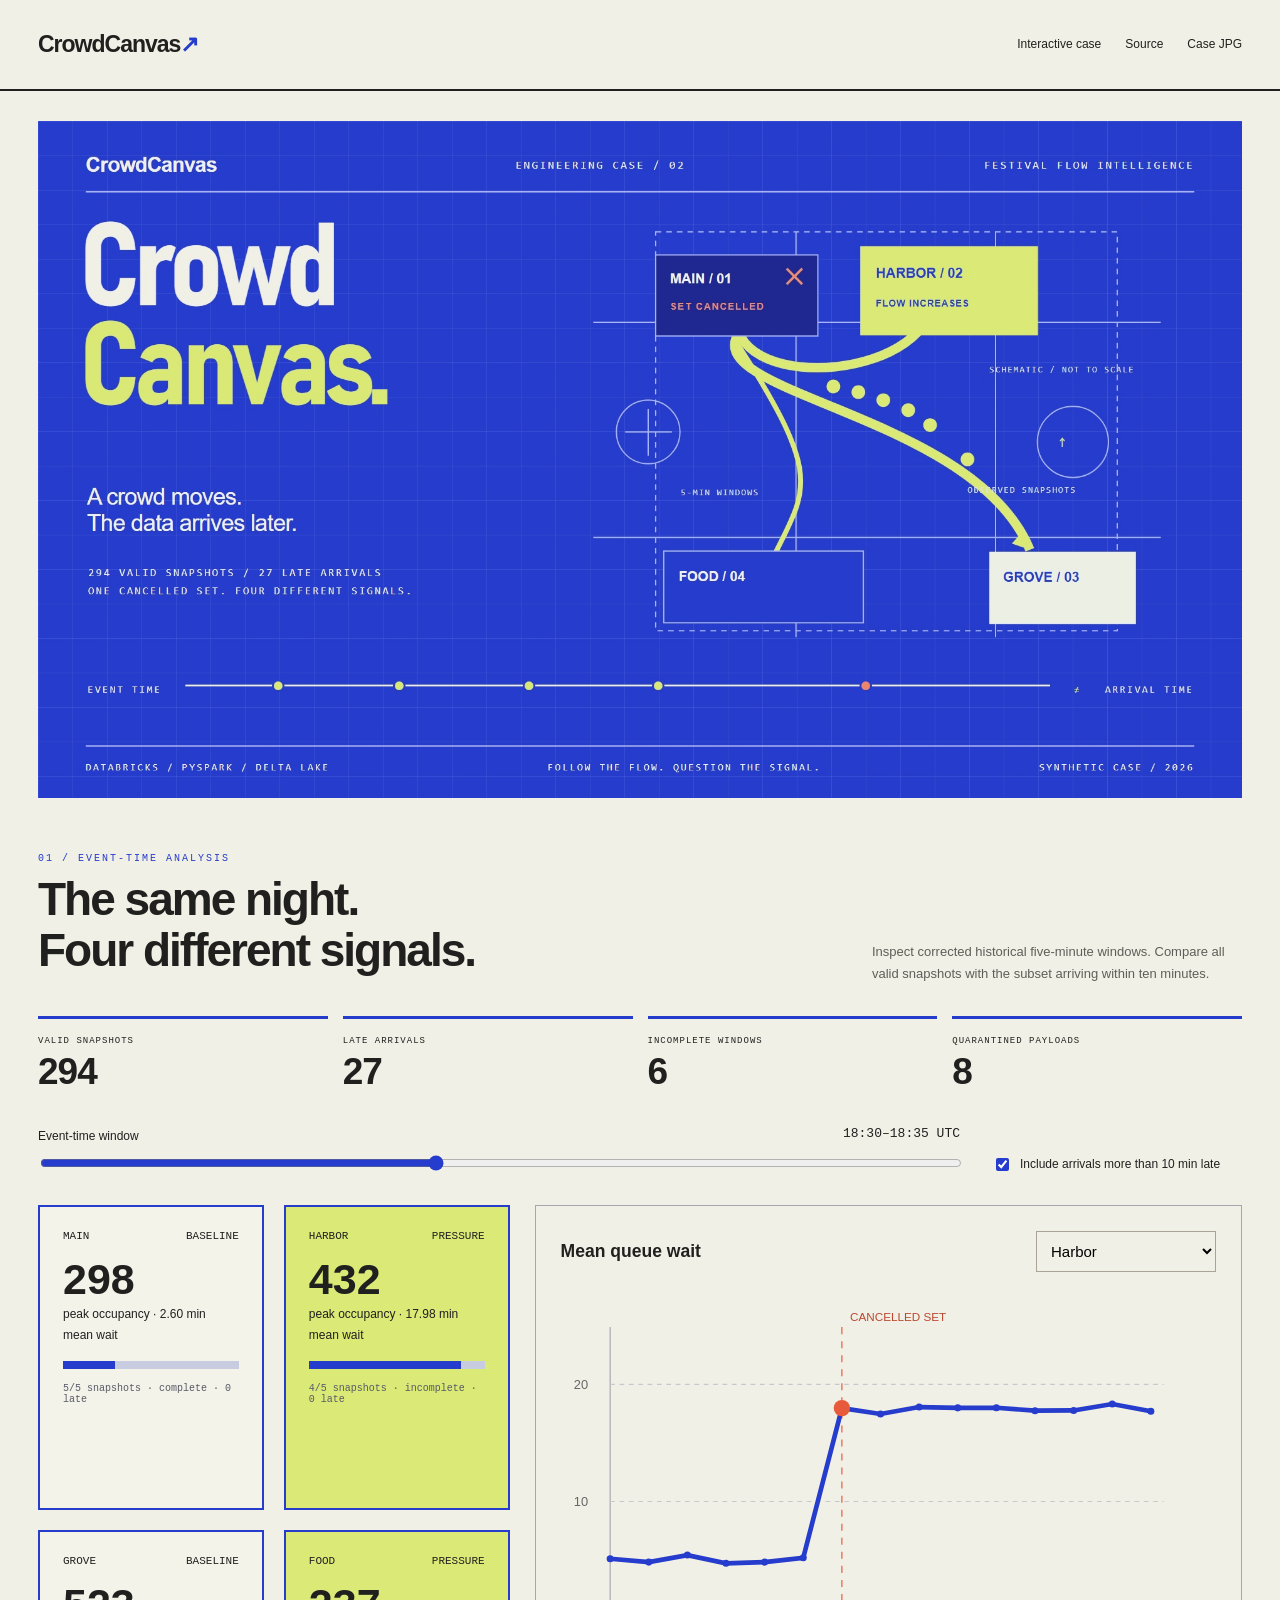
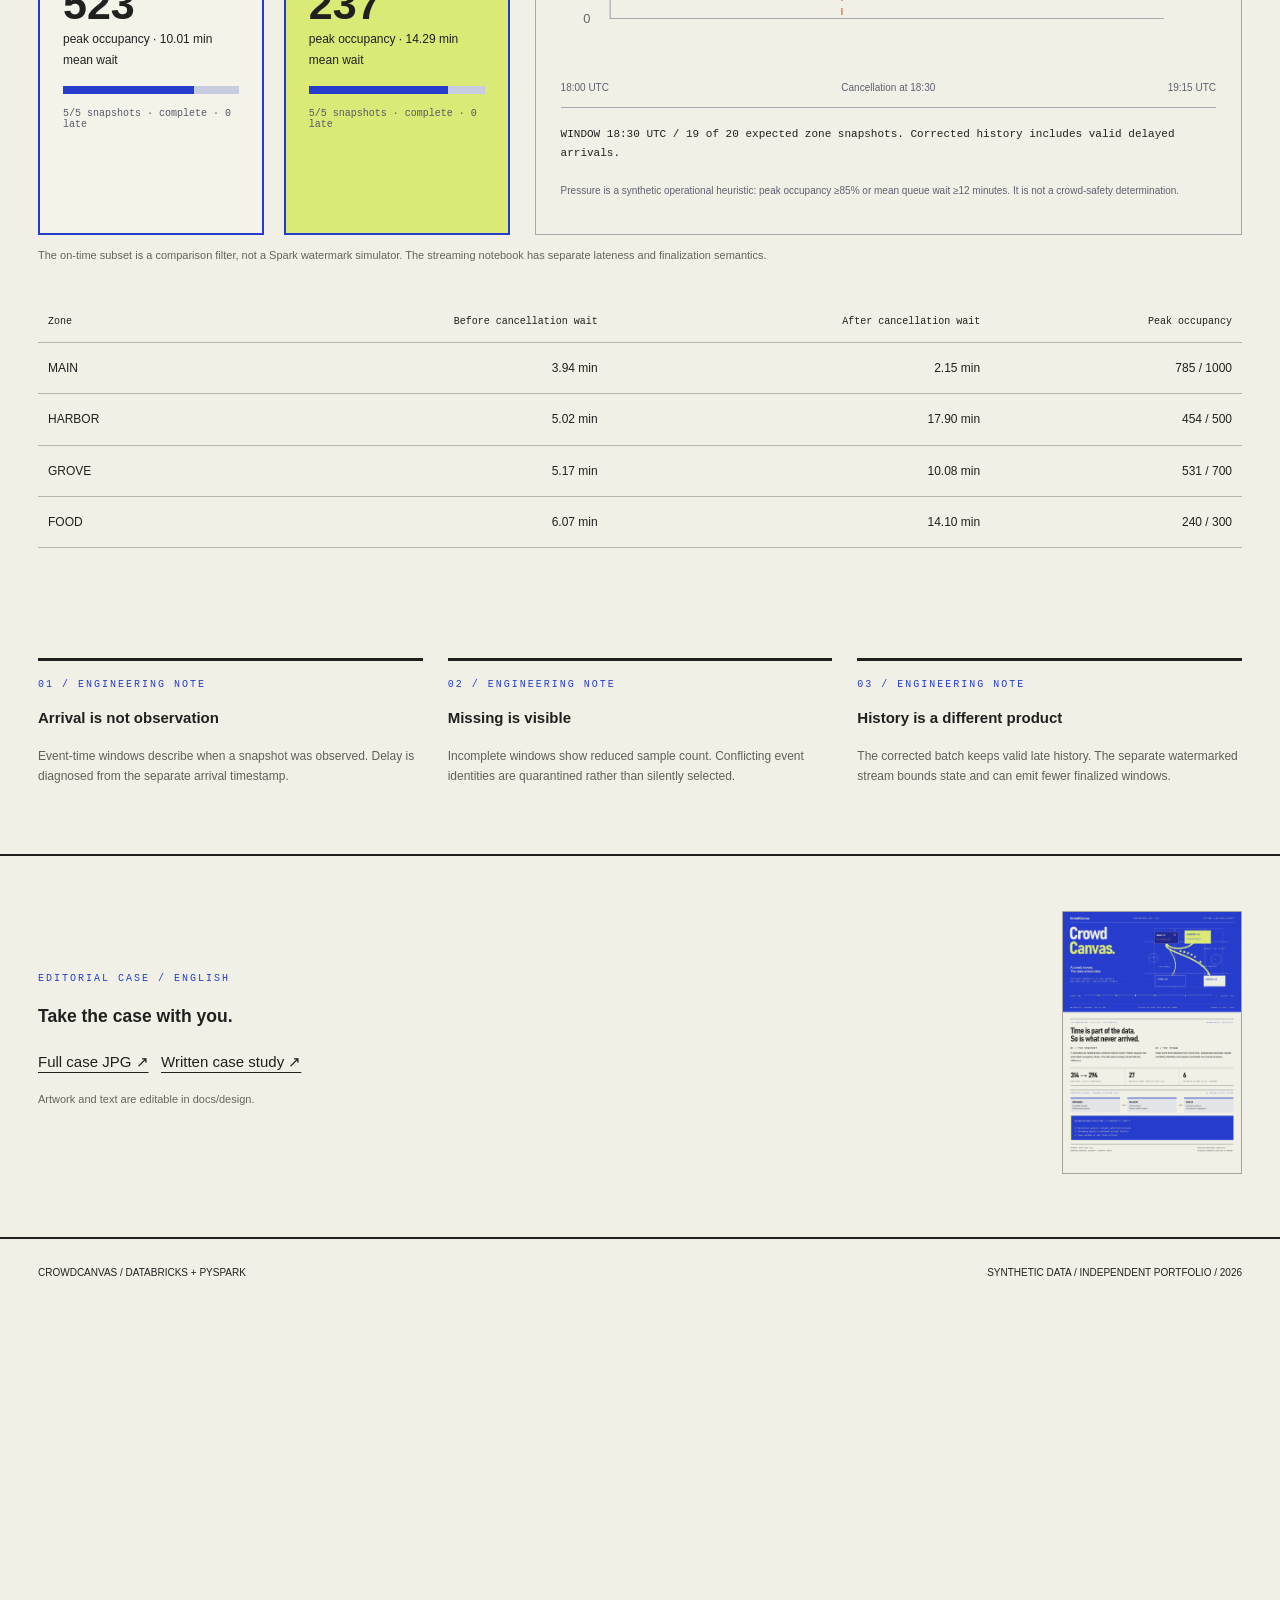
<file: docs/index.html>
<!doctype html><html lang="en"><head><meta charset="utf-8"><meta name="viewport" content="width=device-width,initial-scale=1"><meta http-equiv="refresh" content="0; url=demo/index.html"><title>Festival Portfolio</title></head><body><a href="demo/index.html">Open the interactive demo</a></body></html>
</file>
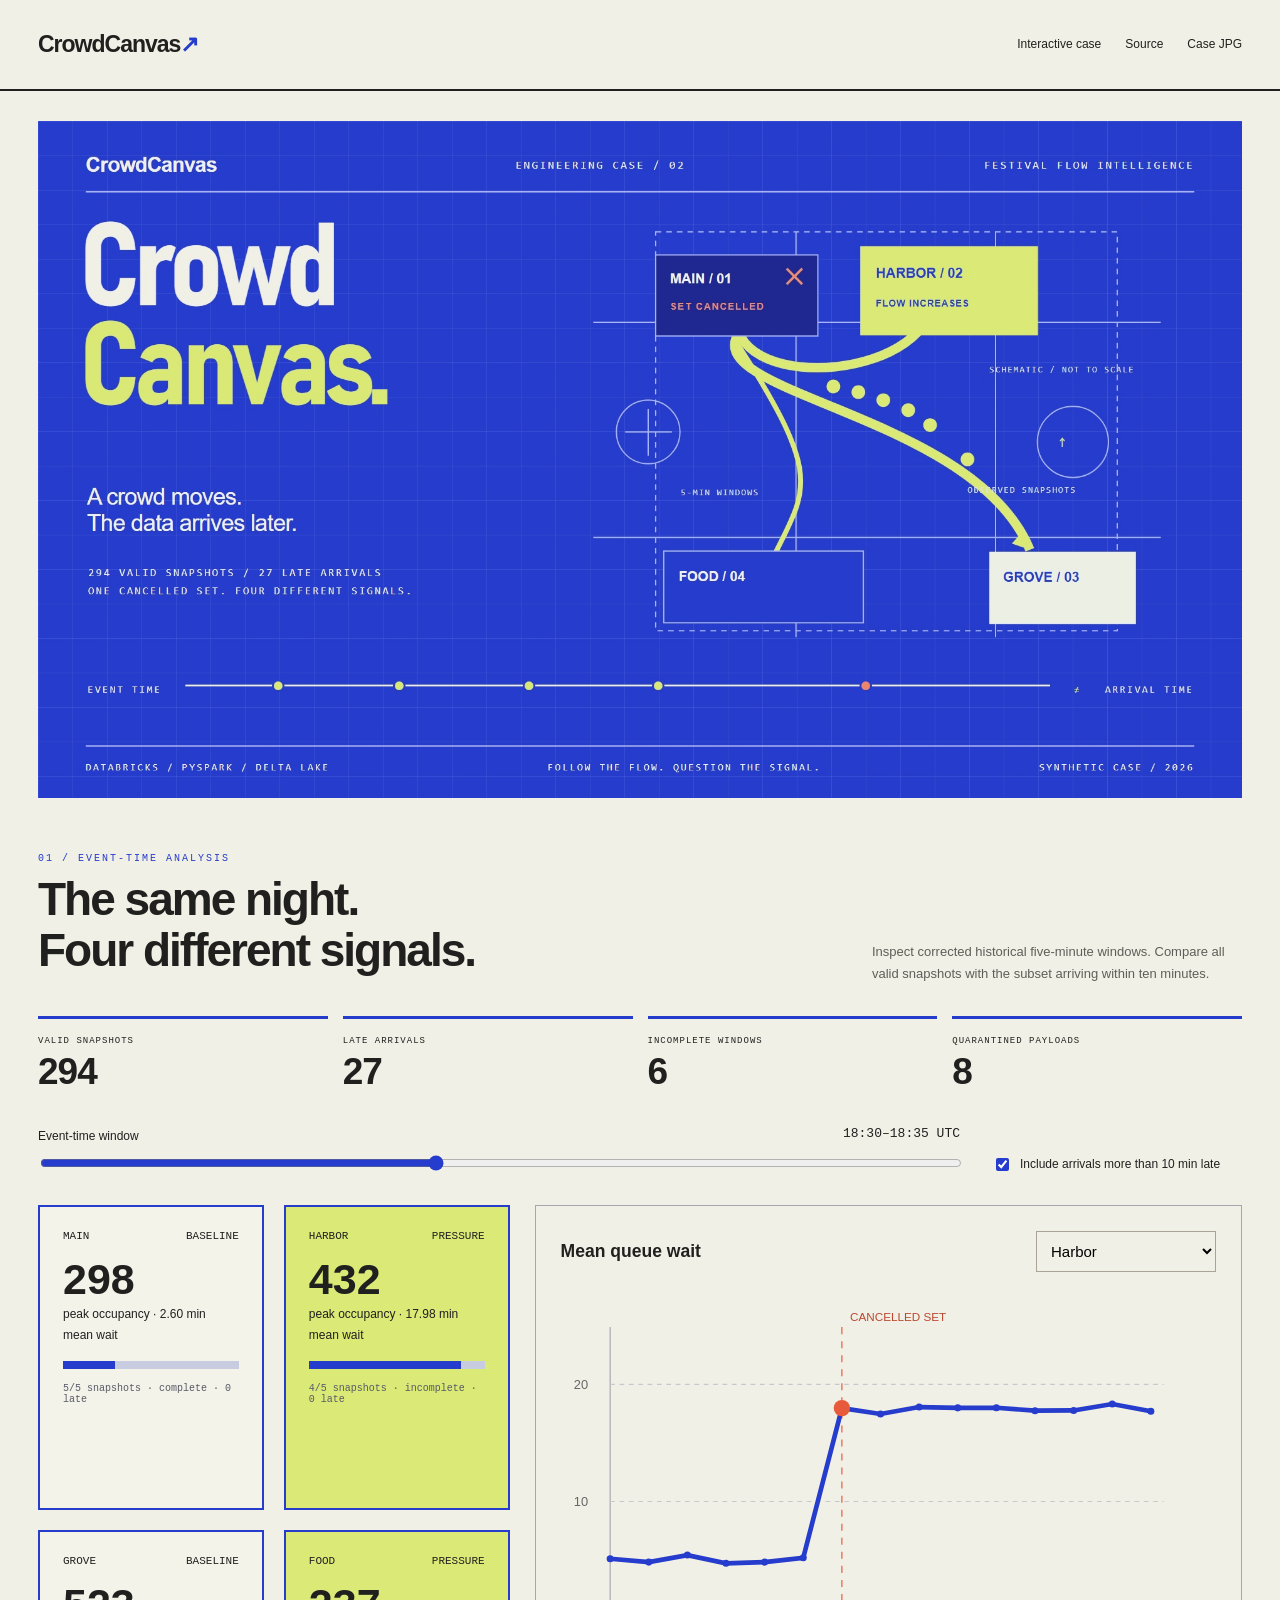
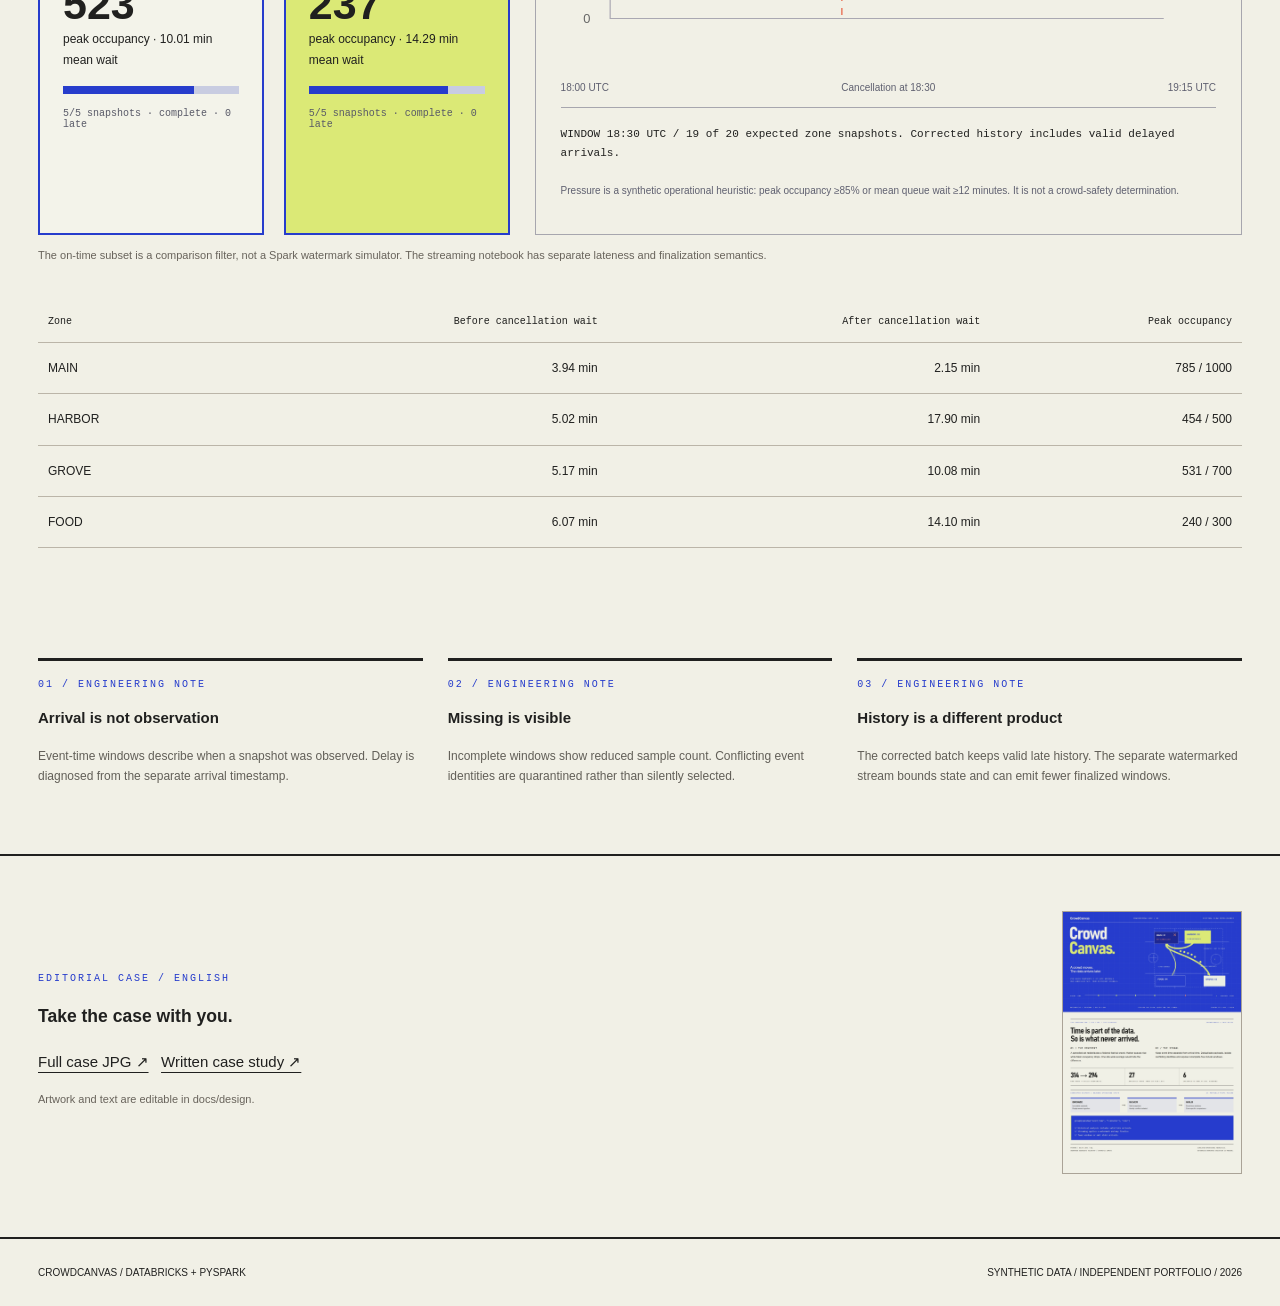
<file: docs/demo/index.html>
<!doctype html><html lang="en"><head><meta charset="utf-8"><meta name="viewport" content="width=device-width,initial-scale=1"><title>CrowdCanvas — Interactive Case</title><link rel="stylesheet" href="styles.css"></head><body class="crowd-page"><header class="nav"><a class="brand" href="#home">CrowdCanvas<span style="color:#263ccc">↗</span></a><nav aria-label="Navigation"><a href="#lab">Interactive case</a><a href="../../README.md">Source</a><a href="../images/case-board.jpg">Case JPG</a></nav></header><main><section id="home" class="hero"><img src="../images/cover.jpg" alt="CrowdCanvas editorial case cover featuring a schematic festival flow map"></section><section id="lab" class="section"><div class="heading"><div><div class="eyebrow">01 / EVENT-TIME ANALYSIS</div><h1>The same night.<br>Four different signals.</h1></div><p>Inspect corrected historical five-minute windows. Compare all valid snapshots with the subset arriving within ten minutes.</p></div><div class="metrics" id="metrics"></div><div class="controls-wide"><div><label for="window">Event-time window <output id="window-value">18:00–18:05 UTC</output></label><input type="range" id="window" min="0" max="14" value="6"></div><div class="check"><input type="checkbox" id="include-late" checked><label for="include-late">Include arrivals more than 10 min late</label></div></div><div class="columns"><div class="zone-grid" id="zone-grid"></div><article class="chart"><div class="request-head"><h3>Mean queue wait</h3><select id="chart-zone" aria-label="Chart zone"><option value="HARBOR">Harbor</option><option value="MAIN">Main</option><option value="GROVE">Grove</option><option value="FOOD">Food</option></select></div><svg id="wait-chart" viewBox="0 0 560 330" role="img" aria-label="Queue wait by five-minute event-time window"></svg><div class="legend"><span>18:00 UTC</span><span>Cancellation at 18:30</span><span>19:15 UTC</span></div><p id="window-quality" class="quality-summary"></p><p class="pressure-note">Pressure is a synthetic operational heuristic: peak occupancy ≥85% or mean queue wait ≥12 minutes. It is not a crowd-safety determination.</p></article></div><p class="muted">The on-time subset is a comparison filter, not a Spark watermark simulator. The streaming notebook has separate lateness and finalization semantics.</p><div class="table-wrap"><table><thead><tr><th scope="col">Zone</th><th scope="col">Before cancellation wait</th><th scope="col">After cancellation wait</th><th scope="col">Peak occupancy</th></tr></thead><tbody id="zone-table"></tbody></table></div></section><section class="section three"><article><div class="eyebrow">01 / ENGINEERING NOTE</div><h3>Arrival is not observation</h3><p>Event-time windows describe when a snapshot was observed. Delay is diagnosed from the separate arrival timestamp.</p></article><article><div class="eyebrow">02 / ENGINEERING NOTE</div><h3>Missing is visible</h3><p>Incomplete windows show reduced sample count. Conflicting event identities are quarantined rather than silently selected.</p></article><article><div class="eyebrow">03 / ENGINEERING NOTE</div><h3>History is a different product</h3><p>The corrected batch keeps valid late history. The separate watermarked stream bounds state and can emit fewer finalized windows.</p></article></section><section class="section download"><div><div class="eyebrow">EDITORIAL CASE / ENGLISH</div><h3>Take the case with you.</h3><p><a href="../images/case-board.jpg">Full case JPG ↗</a> &nbsp; <a href="../CASE-STUDY.md">Written case study ↗</a></p><p class="muted">Artwork and text are editable in docs/design.</p></div><a href="../images/case-board.jpg"><img src="../images/case-board.jpg" alt="Full editorial case board"></a></section></main><footer><span>CROWDCANVAS / DATABRICKS + PYSPARK</span><span>SYNTHETIC DATA / INDEPENDENT PORTFOLIO / 2026</span></footer><script src="data.js"></script><script src="app.js"></script></body></html>
</file>
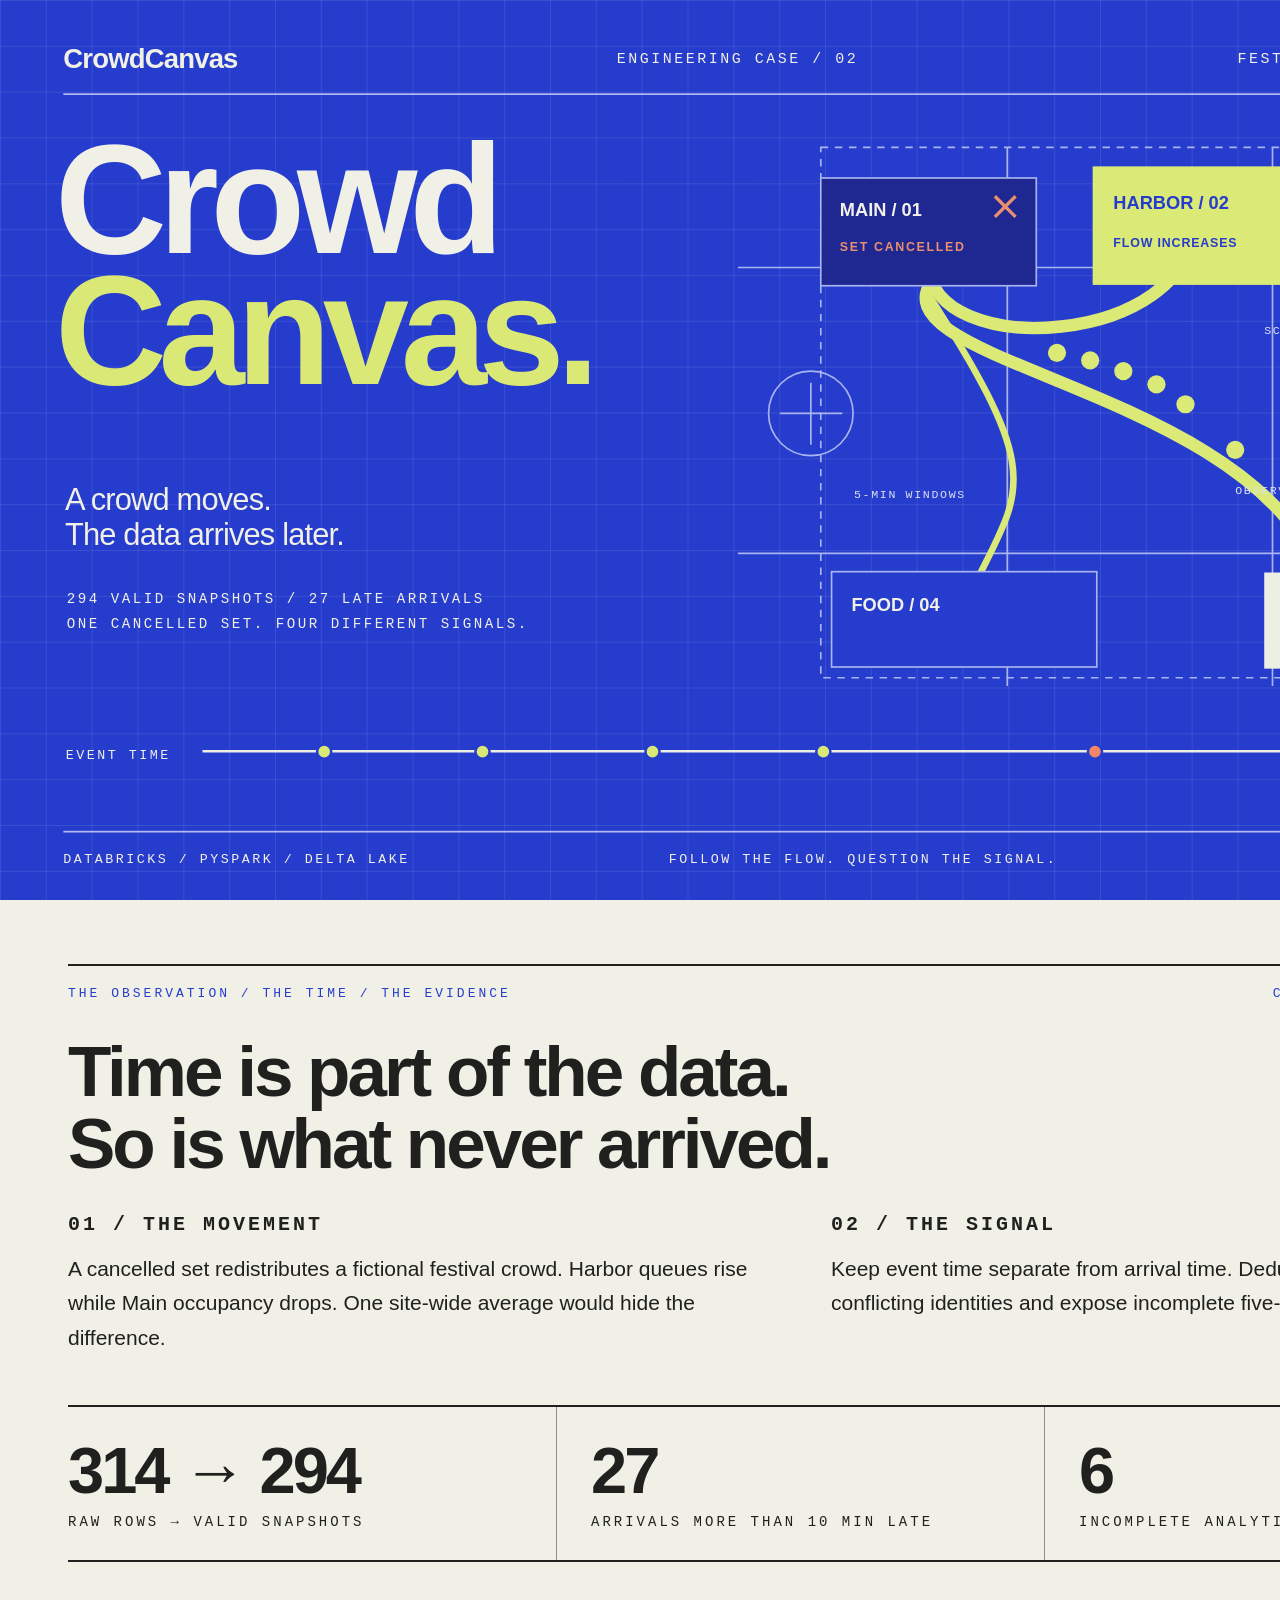
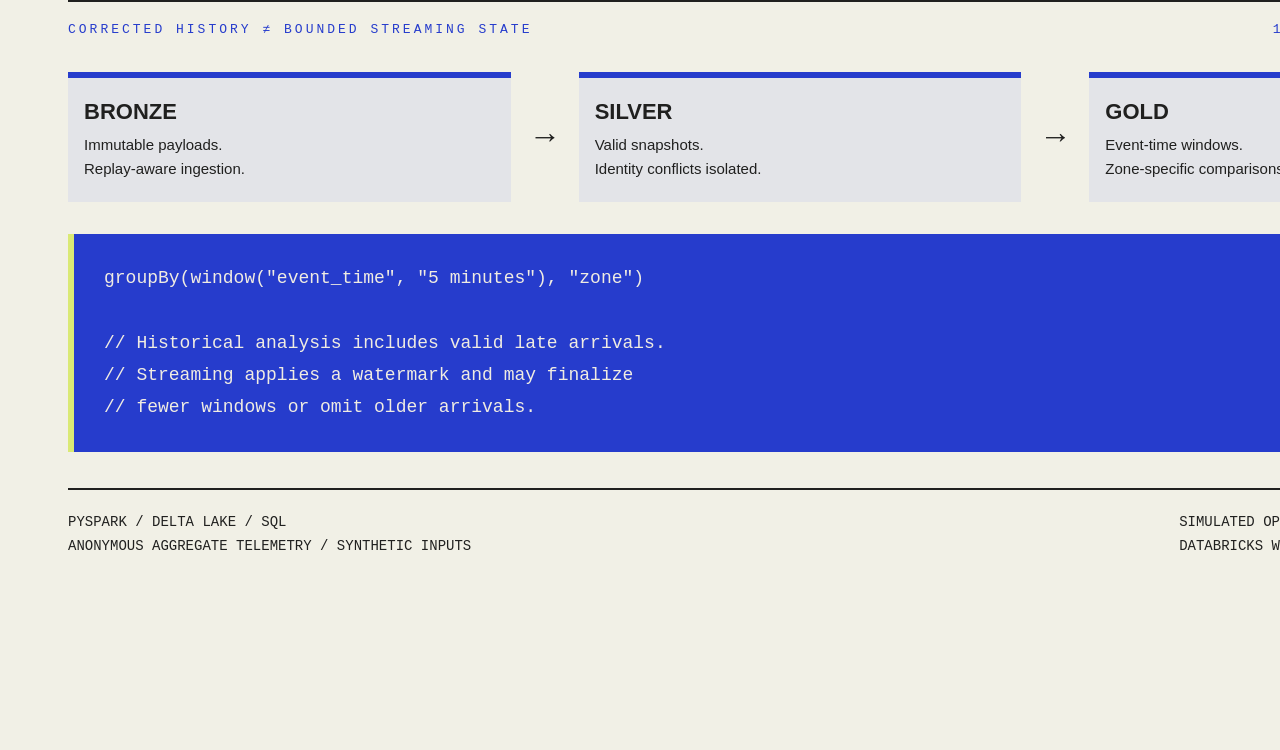
<file: docs/design/case-board.html>
<!doctype html><html lang="en"><head><meta charset="utf-8"><title>CrowdCanvas — Editorial Case Artwork</title><link rel="stylesheet" href="design.css"></head><body><article class="case-board crowd-board"><div class="case-hero"><iframe src="cover.html" title="Editorial case cover"></iframe></div><div class="case-main"><div class="sectionlabel mono"><span>THE OBSERVATION / THE TIME / THE EVIDENCE</span><span>CROWDCANVAS — CASE NOTES</span></div><h2 class="condensed">Time is part of the data.<br>So is what never arrived.</h2><div class="two"><section><h3 class="mono">01 / THE MOVEMENT</h3><p>A cancelled set redistributes a fictional festival crowd. Harbor queues rise while Main occupancy drops. One site-wide average would hide the difference.</p></section><section><h3 class="mono">02 / THE SIGNAL</h3><p>Keep event time separate from arrival time. Deduplicate payloads, isolate conflicting identities and expose incomplete five-minute windows.</p></section></div><div class="facts"><div><strong class="condensed">314 → 294</strong><small class="mono">RAW ROWS → VALID SNAPSHOTS</small></div><div><strong class="condensed">27</strong><small class="mono">ARRIVALS MORE THAN 10 MIN LATE</small></div><div><strong class="condensed">6</strong><small class="mono">INCOMPLETE ANALYTICAL WINDOWS</small></div></div><div class="sectionlabel mono"><span>CORRECTED HISTORY ≠ BOUNDED STREAMING STATE</span><span>14 PORTABLE TESTS PASSED</span></div><div class="process"><div class="step"><b>BRONZE</b><small>Immutable payloads.<br>Replay-aware ingestion.</small></div><span class="arrow">→</span><div class="step"><b>SILVER</b><small>Valid snapshots.<br>Identity conflicts isolated.</small></div><span class="arrow">→</span><div class="step"><b>GOLD</b><small>Event-time windows.<br>Zone-specific comparisons.</small></div></div><div class="excerpt">groupBy(window("event_time", "5 minutes"), "zone")

// Historical analysis includes valid late arrivals.
// Streaming applies a watermark and may finalize
// fewer windows or omit older arrivals.</div><div class="case-foot"><span>PYSPARK / DELTA LAKE / SQL<br>ANONYMOUS AGGREGATE TELEMETRY / SYNTHETIC INPUTS</span><span>SIMULATED OPERATIONAL HEURISTICS.<br>DATABRICKS WORKSPACE EXECUTION IS PENDING.</span></div></div></article></body></html>
</file>
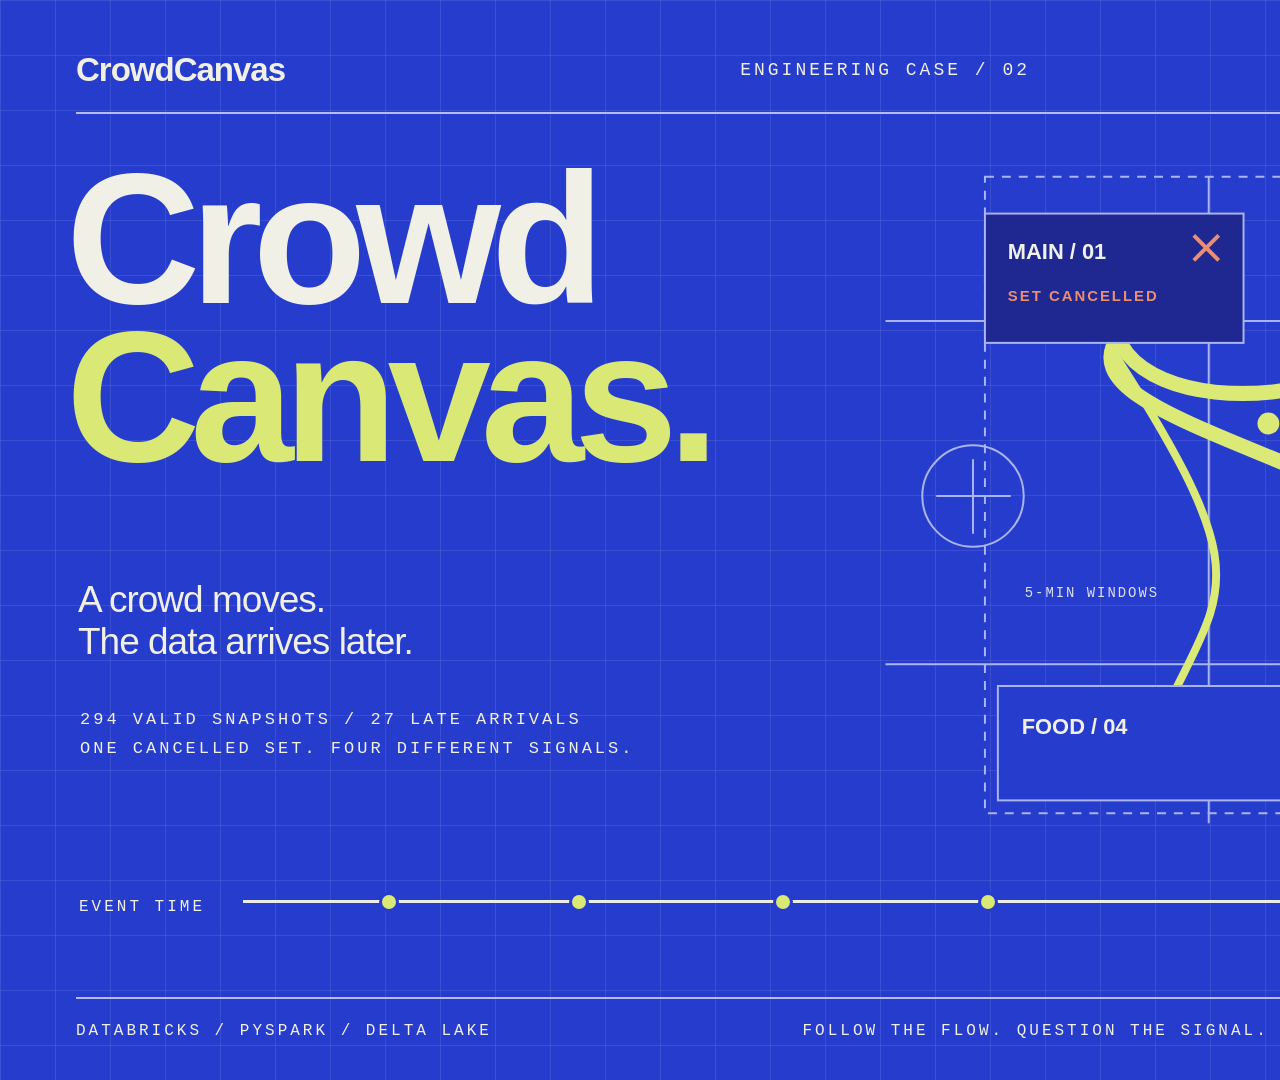
<file: docs/design/cover.html>
<!doctype html><html lang="en"><head><meta charset="utf-8"><title>CrowdCanvas — Editorial Case Artwork</title><link rel="stylesheet" href="design.css"></head><body><article class="cover crowd"><div class="grid"></div><div class="top"><span class="name">CrowdCanvas</span><span class="mono">ENGINEERING CASE / 02</span><span class="mono">FESTIVAL FLOW INTELLIGENCE</span></div><h1 class="condensed"><span>Crowd</span><span>Canvas.</span></h1><p class="caption">A crowd moves.<br>The data arrives later.</p><div class="technical mono">294 VALID SNAPSHOTS / 27 LATE ARRIVALS<br>ONE CANCELLED SET. FOUR DIFFERENT SIGNALS.</div><div class="map"><svg xmlns="http://www.w3.org/2000/svg" viewBox="0 0 1000 740" aria-label="Abstract festival map"><g stroke="#a9b5f0" stroke-width="2" fill="none"><path d="M140 40 L880 40 L880 680 L140 680 Z" stroke-dasharray="9 8"/><path d="M40 185H950 M40 530H950 M365 40V690 M685 40V690"/></g><g stroke="#dbe976" fill="none" stroke-width="15"><path d="M270 180 C270 300 590 280 590 130"/><path d="M275 200 C200 300 650 330 740 550"/><path d="M265 210 C420 450 380 450 315 590" stroke-width="8"/></g><g fill="#dbe976"><path d="M585 130l-19 26h38z"/><path d="M740 550l-29-10 21-23z"/><circle cx="425" cy="288" r="11"/><circle cx="465" cy="297" r="11"/><circle cx="505" cy="310" r="11"/><circle cx="545" cy="326" r="11"/><circle cx="580" cy="350" r="11"/><circle cx="640" cy="405" r="11"/></g><g font-family="Arial,sans-serif" font-size="22" font-weight="700"><rect x="140" y="77" width="260" height="130" fill="#1f2790" stroke="#a9b5f0" stroke-width="2"/><text x="163" y="123" fill="#f0f1e8">MAIN / 01</text><text x="163" y="165" fill="#eb8e70" font-size="15" letter-spacing="2">SET CANCELLED</text><path d="M350 99l25 25m0-25l-25 25" stroke="#eb8e70" stroke-width="4"/><rect x="468" y="63" width="285" height="143" fill="#dbe976"/><text x="493" y="114" fill="#263ccc">HARBOR / 02</text><text x="493" y="160" fill="#263ccc" font-size="15" letter-spacing="1">FLOW INCREASES</text><rect x="675" y="553" width="235" height="116" fill="#ecefe4"/><text x="697" y="601" fill="#263ccc">GROVE / 03</text><rect x="153" y="552" width="320" height="115" fill="#263ccc" stroke="#a9b5f0" stroke-width="2"/><text x="177" y="600" fill="#f1f0e6">FOOD / 04</text></g><g font-family="Consolas,monospace" font-size="14" fill="#dce1f1" letter-spacing="2"><text x="640" y="458">OBSERVED SNAPSHOTS</text><text x="180" y="463">5-MIN WINDOWS</text><text x="675" y="265">SCHEMATIC / NOT TO SCALE</text></g><g stroke="#a9b5f0" fill="none" stroke-width="2"><circle cx="128" cy="361" r="51"/><path d="M91 361h75M128 324v75"/><circle cx="809" cy="377" r="57"/></g><text x="786" y="385" font-family="Consolas,monospace" font-size="21" fill="#dbe976">↑</text></svg></div><div class="timeline mono"><span>EVENT TIME</span><div class="times"><i style="left:10%"></i><i style="left:24%"></i><i style="left:39%"></i><i style="left:54%"></i><i class="late-dot" style="left:78%"></i></div><span style="color:#dae975">≠</span><span>ARRIVAL TIME</span></div><div class="footer mono"><span>DATABRICKS / PYSPARK / DELTA LAKE</span><span>FOLLOW THE FLOW. QUESTION THE SIGNAL.</span><span>SYNTHETIC CASE / 2026</span></div></article></body></html>
</file>
<file: docs/demo/styles.css>
*{box-sizing:border-box}html{scroll-behavior:smooth}body{margin:0;background:#f0ece2;color:#20201f;font:15px/1.7 Arial,Helvetica,sans-serif}a{color:inherit;text-decoration:none}button,input,select{font:inherit}button{cursor:pointer}button:disabled{opacity:.4;cursor:not-allowed}button:focus-visible,a:focus-visible,input:focus-visible,select:focus-visible{outline:3px solid #e75b3c;outline-offset:3px}.nav,main,footer{max-width:1300px;margin:auto}.nav{display:flex;justify-content:space-between;align-items:center;gap:25px;padding:25px 38px;border-bottom:2px solid #20201f}.brand{font-weight:800;font-size:23px;letter-spacing:-1px}.nav nav{display:flex;gap:24px;font-size:12px}.hero{padding:30px 38px 0}.hero img{width:100%;display:block}.section{padding:55px 38px}.eyebrow{font:10px Consolas,monospace;letter-spacing:2px;text-transform:uppercase;color:#ca442c}.heading{display:flex;align-items:flex-end;justify-content:space-between;gap:35px;margin-bottom:30px}.heading h1,.heading h2{font:700 46px/1.1 Bahnschrift,Arial,sans-serif;letter-spacing:-2px;margin:10px 0}.heading p{max-width:370px;font-size:13px;margin:0;color:#5f5d58}.columns{display:grid;grid-template-columns:.8fr 1.2fr;gap:25px}.panel{border:1px solid #aba69b;padding:24px;background:#f6f2e9}.panel h3{font-size:17px;margin:0 0 20px}.input-row{margin:15px 0}label{font-size:12px;display:block;margin-bottom:7px}select{width:100%;padding:10px;border:1px solid #aaa397;background:transparent}input[type=range]{width:100%;accent-color:#e75b3c}output{float:right;font:13px Consolas,monospace}.primary,.secondary{border:1px solid #20201f;padding:10px 15px;font-size:11px;min-height:39px}.primary{background:#20201f;color:#f6f2e9}.secondary{background:transparent;color:#20201f}.actions{display:flex;flex-wrap:wrap;gap:9px;margin-top:18px}.check{display:flex;align-items:center;gap:8px;margin-top:25px}.check label{margin:0}.check input{accent-color:#e75b3c}.notice{border-left:3px solid #e75b3c;background:#e9e2d5;padding:12px 15px;margin:22px 0 0;font-size:12px;min-height:50px}.muted{color:#68635b;font-size:11px}.inventory{display:grid;grid-template-columns:repeat(3,1fr);gap:14px;margin-bottom:23px}.seat-tile{border:1px solid #aba69b;padding:17px}.seat-tile span{font:9px Consolas,monospace;letter-spacing:1px;display:block}.seat-tile b{font:700 40px Bahnschrift,Arial,sans-serif;letter-spacing:-2px;display:block}.seat-tile small{font-size:10px;color:#68635b}.request-head{display:flex;justify-content:space-between;gap:18px;align-items:center}.request-head h3{margin:0}.clock{font:11px Consolas,monospace}.booking-list{margin-top:18px}.booking{display:flex;align-items:center;gap:15px;width:100%;border:0;border-top:1px solid #bbb5a8;background:transparent;padding:14px 0;text-align:left}.booking.active{border-left:4px solid #e75b3c;padding-left:12px;background:#ece5d7}.booking-id{font-size:12px;flex:1}.booking-id small{font-size:10px;display:block;color:#68635b}.state{font:10px Consolas,monospace;text-transform:uppercase;letter-spacing:1px}.state.held{color:#ca442c}.detail{border-top:2px solid #20201f;padding-top:19px;margin-top:21px}.detail h4{margin:0;font-size:16px}.detail p{font-size:12px}.ledger{display:flex;justify-content:space-between;font:11px Consolas,monospace;margin-top:13px}.time-actions{display:flex;gap:10px;flex-wrap:wrap;border-top:1px solid #bbb5a8;padding-top:22px;margin-top:27px}.three{display:grid;grid-template-columns:repeat(3,1fr);gap:25px}.three article{border-top:3px solid #20201f;padding-top:18px}.three h3{font-size:15px}.three p{font-size:12px;color:#625f58}.download{border-top:2px solid #20201f;display:flex;align-items:center;justify-content:space-between;gap:30px}.download img{width:180px;border:1px solid #aaa397}.download a{text-decoration:underline;text-underline-offset:5px}footer{border-top:2px solid #20201f;padding:25px 38px;display:flex;justify-content:space-between;font-size:10px;gap:30px}.crowd-page{background:#f1f0e6}.crowd-page .eyebrow{color:#263ccc}.crowd-page button:focus-visible,.crowd-page a:focus-visible,.crowd-page input:focus-visible{outline-color:#263ccc}.crowd-page input{accent-color:#263ccc}.metrics{display:grid;grid-template-columns:repeat(4,1fr);gap:15px;margin-bottom:28px}.metric{border-top:3px solid #263ccc;padding-top:17px}.metric small{font:9px Consolas,monospace;letter-spacing:1px;display:block}.metric b{display:block;font:700 37px Bahnschrift,Arial,sans-serif;letter-spacing:-1px;margin:5px 0}.controls-wide{display:grid;grid-template-columns:1fr 250px;gap:32px;align-items:center;margin-bottom:27px}.zone-grid{display:grid;grid-template-columns:1fr 1fr;gap:20px}.zone{border:2px solid #263ccc;padding:23px;background:#f3f3ea}.zone .zone-top{display:flex;justify-content:space-between;gap:15px;font:11px Consolas,monospace}.zone .occupancy{font:700 43px Bahnschrift,Arial,sans-serif;display:block;margin-top:13px}.zone .wait{font-size:12px}.zone.pressure{background:#dbe976}.zone .track{height:8px;background:#c8cce1;margin-top:16px}.zone .fill{height:100%;background:#263ccc}.zone .quality{font:10px Consolas,monospace;margin-top:14px;color:#585967}.chart{border:1px solid #a7a6ae;padding:25px}.chart select{max-width:180px}.chart svg{width:100%;height:auto;display:block;margin:20px 0 0}.quality-summary{border-top:1px solid #a7a6ae;font:11px/1.8 Consolas,monospace;padding-top:17px}.legend{display:flex;justify-content:space-between;gap:15px;font-size:10px;color:#5f6070}.table-wrap{overflow:auto}table{border-collapse:collapse;width:100%;font-size:12px;margin-top:25px}th,td{padding:15px 10px;border-bottom:1px solid #bbb5a8;text-align:left}th:not(:first-child),td:not(:first-child){text-align:right}th{font:10px Consolas,monospace}.diagram-label{font:10px Consolas,monospace;margin-top:20px}.pressure-note{font-size:10px;color:#5f6070;margin-top:18px}@media(max-width:850px){.columns{grid-template-columns:1fr}.heading{display:block}.heading p{max-width:none;margin-top:15px}.controls-wide{grid-template-columns:1fr}.three{grid-template-columns:1fr}.heading h1,.heading h2{font-size:36px}.metrics{grid-template-columns:1fr 1fr}.section{padding:40px 25px}.nav,.hero,footer{padding-left:25px;padding-right:25px}.zone-grid{gap:12px}.zone{padding:16px}.nav nav{gap:14px}.nav nav a{font-size:10px}.brand{font-size:20px}}@media(max-width:420px){.inventory{gap:7px}.seat-tile{padding:11px}.seat-tile b{font-size:34px}.zone .occupancy{font-size:35px}.zone .zone-top{font-size:9px}.nav{gap:10px}.download{align-items:flex-start}.download img{width:100px}.download h3{font-size:15px}footer{flex-wrap:wrap}}
</file>
<file: docs/design/design.css>
*{box-sizing:border-box}html,body{margin:0}body{font-family:Arial,Helvetica,sans-serif}.cover{width:1920px;height:1080px;position:relative;overflow:hidden}.mono{font-family:Consolas,monospace;text-transform:uppercase;letter-spacing:3px}.condensed{font-family:Bahnschrift,'Arial Narrow',Arial,sans-serif;font-stretch:condensed}.top{position:absolute;left:76px;right:76px;top:51px;display:flex;align-items:center;justify-content:space-between;font-size:18px;border-bottom:2px solid currentColor;padding-bottom:23px}.top .name{font-weight:700;font-size:33px;letter-spacing:-1px}.footer{position:absolute;left:76px;right:76px;bottom:40px;border-top:2px solid currentColor;padding-top:23px;display:flex;justify-content:space-between;font-size:16px}.encore{background:#f0ece2;color:#20201f}.encore .top{color:#20201f}.encore h1{position:absolute;left:68px;top:130px;line-height:.88;font-size:159px;font-weight:800;letter-spacing:-7px;margin:0;z-index:3}.encore h1 span{display:block}.encore h1 .off{color:#e85d3f;text-decoration:line-through;text-decoration-thickness:9px}.encore .caption{position:absolute;left:79px;top:778px;font-size:23px;line-height:1.5;width:610px}.encore .rightfield{position:absolute;right:-80px;top:123px;width:916px;height:799px;background:#e75b3c;transform:rotate(-8deg)}.encore .hatch{position:absolute;right:28px;top:151px;width:780px;height:720px;background:repeating-linear-gradient(135deg,transparent 0 20px,#20201f 20px 22px);transform:rotate(-8deg);opacity:.18}.encore .number{position:absolute;left:645px;top:162px;font-family:Georgia,serif;font-style:italic;font-size:156px;line-height:1;color:#e75b3c;transform:rotate(-17deg);z-index:4}.ticket{position:absolute;right:142px;top:249px;width:588px;height:586px;background:#f6f2e9;border:3px solid #20201f;transform:rotate(8deg);padding:39px 36px;z-index:4}.ticket:before,.ticket:after{content:'';width:35px;height:35px;border:3px solid #20201f;background:#e75b3c;border-radius:50%;position:absolute;top:413px}.ticket:before{left:-21px}.ticket:after{right:-21px}.ticket .tickettop{font-size:15px;display:flex;justify-content:space-between}.ticket h2{font-size:79px;line-height:.95;letter-spacing:-4px;margin:47px 0 20px;font-weight:800}.ticket .stamp{border:3px solid #e75b3c;color:#e75b3c;display:inline-block;padding:7px 12px;font-size:21px;transform:rotate(-5deg);font-weight:700;letter-spacing:3px}.ticket .dashed{position:absolute;left:0;right:0;top:430px;border-top:2px dashed #20201f}.ticket .ticketbottom{position:absolute;left:38px;right:38px;bottom:34px;display:flex;align-items:center;justify-content:space-between}.ticket .hold{font-size:50px;line-height:1;font-weight:700;letter-spacing:-2px}.ticket .hold small{display:block;font-size:12px;letter-spacing:1px;line-height:1.7;font-weight:400}.barcode{width:164px;height:74px;background:repeating-linear-gradient(90deg,#20201f 0 2px,transparent 2px 4px,#20201f 4px 9px,transparent 9px 12px,#20201f 12px 13px,transparent 13px 17px);border-top:7px solid #f6f2e9;border-bottom:7px solid #f6f2e9}.encore .arrow{position:absolute;right:725px;bottom:258px;font-size:174px;z-index:5;transform:rotate(-25deg);line-height:1;color:#20201f}.encore .smallvertical{position:absolute;right:64px;top:540px;font-size:14px;letter-spacing:4px;writing-mode:vertical-rl;z-index:5}.crowd{background:#263ccc;color:#f1f0e6}.crowd .top{border-color:#b4bcef}.crowd h1{position:absolute;left:66px;top:160px;font-size:186px;letter-spacing:-10px;line-height:.85;font-weight:800;margin:0;z-index:4}.crowd h1 span{display:block}.crowd h1 span:last-child{color:#dae975}.crowd .caption{position:absolute;left:78px;top:542px;font-size:37px;line-height:1.14;letter-spacing:-1px;z-index:4}.crowd .technical{position:absolute;left:80px;top:706px;font-size:17px;line-height:1.7;max-width:580px}.crowd .map{position:absolute;left:838px;top:137px;width:1010px;height:736px}.crowd .map svg{width:100%;height:100%}.crowd .grid{position:absolute;inset:0;background-image:linear-gradient(#c5d0f020 1px,transparent 1px),linear-gradient(90deg,#c5d0f020 1px,transparent 1px);background-size:55px 55px}.crowd .timeline{position:absolute;left:79px;right:77px;bottom:164px;display:flex;align-items:center;gap:38px;font-size:16px}.timeline .times{flex:1;border-top:3px solid #ecede4;position:relative;height:15px}.timeline .times i{position:absolute;top:-11px;width:20px;height:20px;border-radius:50%;background:#dae975;border:3px solid #263ccc}.timeline .late-dot{background:#ef8669!important}.crowd .footer{border-color:#b4bcef}.case-board{width:1600px;height:2350px;background:#f0ece2;color:#20201f;overflow:hidden}.case-hero{width:1600px;height:900px;position:relative;overflow:hidden}.case-hero iframe{width:1920px;height:1080px;border:0;transform:scale(.8333333333);transform-origin:top left}.case-main{padding:64px 68px}.case-main .sectionlabel{font-size:13px;color:#e75b3c;border-top:2px solid #20201f;padding-top:20px;display:flex;justify-content:space-between}.case-main h2{font-size:71px;letter-spacing:-3px;line-height:1.02;font-weight:800;margin:35px 0 32px}.two{display:grid;grid-template-columns:1fr 1fr;gap:62px}.two h3{font-size:20px;margin:0 0 16px}.two p{font-size:21px;line-height:1.65;margin:0}.facts{display:grid;grid-template-columns:repeat(3,1fr);border-top:2px solid #20201f;border-bottom:2px solid #20201f;margin:49px 0 38px}.facts>div{padding:25px 0}.facts>div+div{padding-left:34px;border-left:1px solid #8e8c83}.facts strong{font-size:65px;letter-spacing:-3px;line-height:1.2;display:block}.facts small{font-size:14px;display:block;line-height:1.8}.case-main .process{display:flex;justify-content:space-between;align-items:center;gap:18px;margin:35px 0 32px}.process .step{border-top:6px solid #e75b3c;padding:21px 16px;background:#e5e0d5;flex:1;min-height:116px}.step b{font-size:22px;display:block}.step small{font-size:15px;line-height:1.6;display:block;margin-top:8px}.process .arrow{font-size:32px}.excerpt{background:#20201f;color:#f0ece2;padding:28px 30px;font:18px/1.8 Consolas,monospace;white-space:pre-wrap;border-left:6px solid #e75b3c}.case-foot{border-top:2px solid #20201f;margin-top:36px;padding-top:21px;font:14px/1.7 Consolas,monospace;display:flex;justify-content:space-between;gap:32px}.crowd-board{background:#f1f0e6}.crowd-board .sectionlabel{color:#263ccc}.crowd-board .process .step{border-color:#263ccc;background:#e3e4e8}.crowd-board .excerpt{background:#263ccc;border-color:#dae975}.case-main .note{font:14px/1.7 Consolas,monospace;margin:20px 0 0;color:#595a56}
</file>
